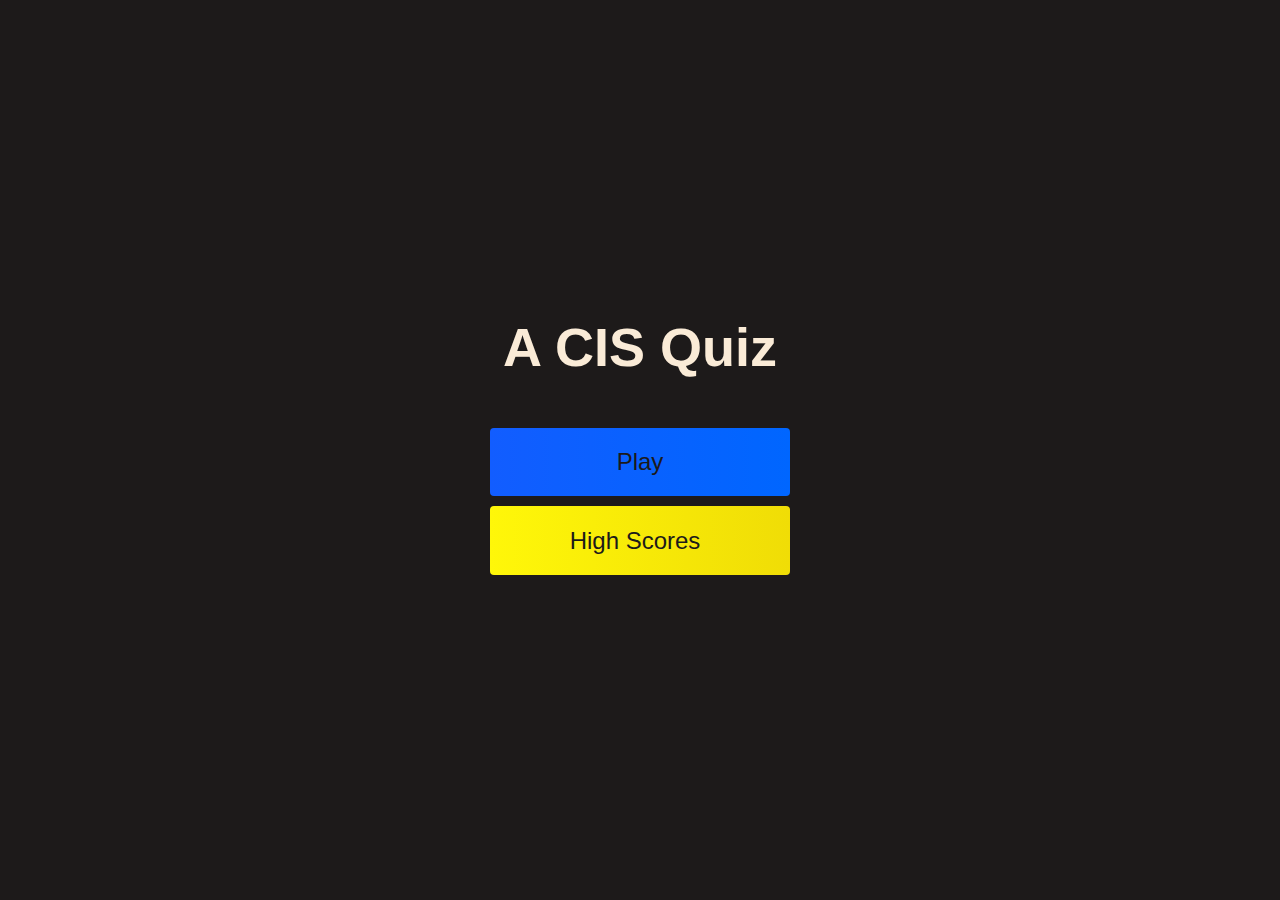
<file: QuizApp/index.html>
<!DOCTYPE html>
<html lang="en">
<head>
    <meta charset="UTF-8">
    <meta name="viewport" content="width=device-width, initial-scale=1.0">
    <title>Home</title>
    <link rel="stylesheet" href="style.css">
    <link rel="stylesheet" href="https://use.fontawesome.com/releases/v5.13.1/css/all.css" integrity="sha384-xxzQGERXS00kBmZW/6qxqJPyxW3UR0BPsL4c8ILaIWXva5kFi7TxkIIaMiKtqV1Q" crossorigin="anonymous">
</head>
<body>
    <div class="container">
        <div id="home" class="flex-column flex-center">
            <h1>A CIS Quiz</h1>
            <a href="/game.html" class="btn">Play</a>
            <a href="/highscores.html" id="highscore-btn" class="btn">High Scores <i class="fas fa-crown"></i> </a>
        </div>
    </div>
</body>
</html>
</file>
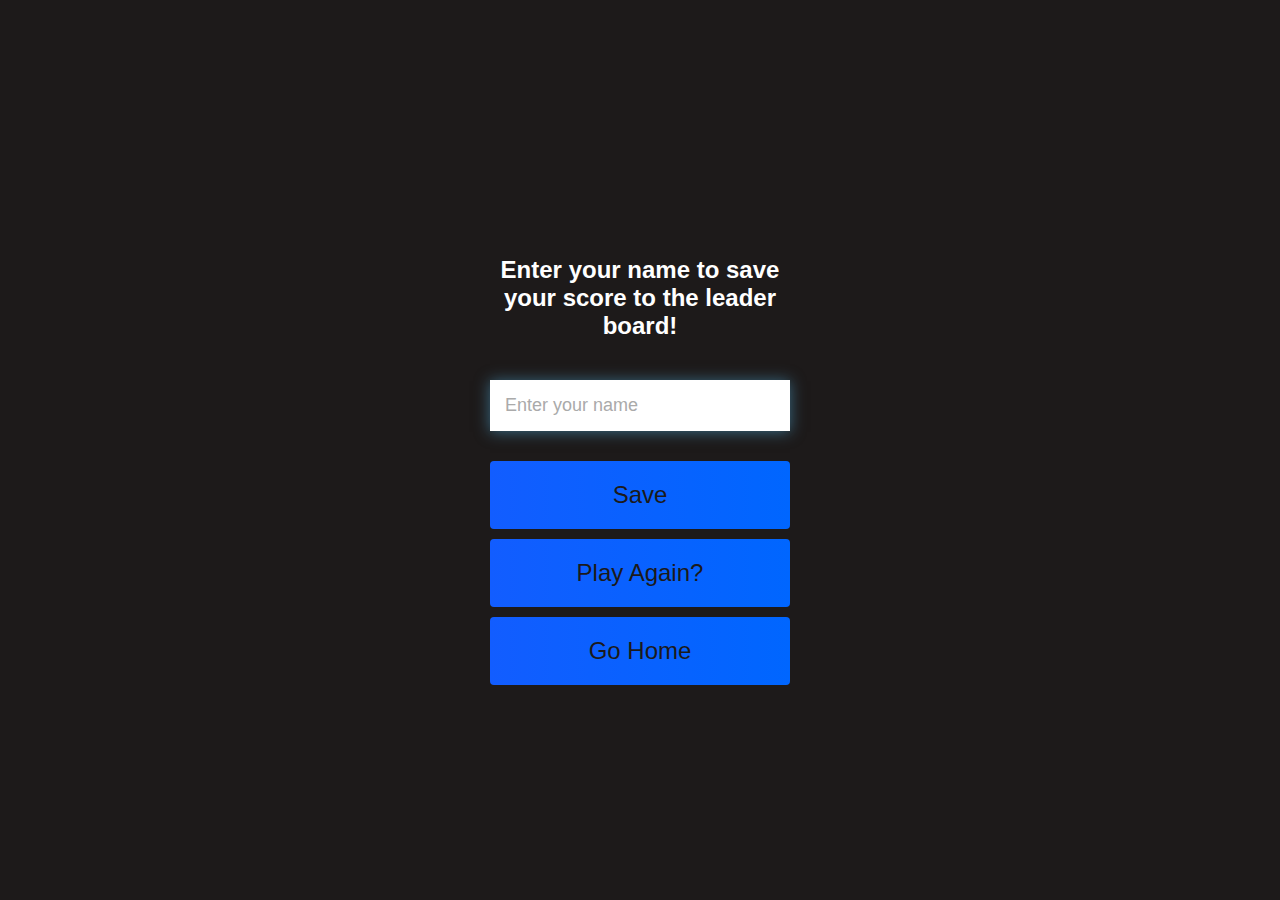
<file: QuizApp/end.html>
<!DOCTYPE html>
<html lang="en">
<head>
    <meta charset="UTF-8">
    <meta name="viewport" content="width=device-width, initial-scale=1.0">
    <title>Quiz End</title>
    <link rel="stylesheet" href="style.css">
</head>
<body>
    <div class="container">
        <div id="end" class="flex-center flex-column">
            <h1 id="finalScore">0</h1>
            <form class="end-form-container">
                <h2 id="end-text">Enter your name to save your score to the leader board!</h2>
                <input type="text" name="name" id="username" placeholder="Enter your name">
                <button class="btn" id="saveScoreBtn" type="submit" onclick="saveHighScore(event)" disabled>Save</button>
            </form>
            <a href="/game.html" class="btn">Play Again?</a>
            <a href="/" class="btn">Go Home</a>
        </div>
    </div>
    <script src="end.js"></script>
</body>
</html>
</file>
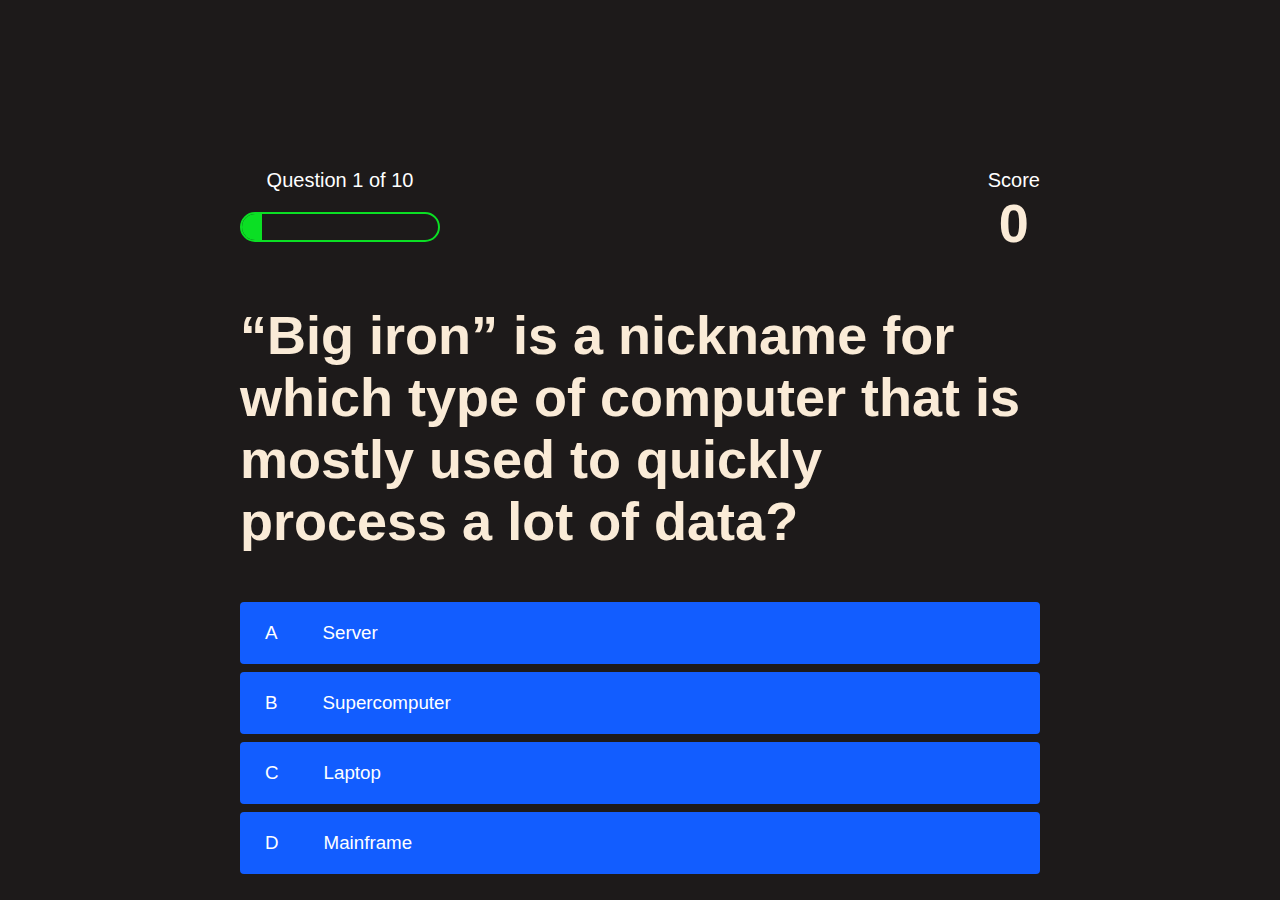
<file: QuizApp/game.html>
<!DOCTYPE html>
<html lang="en">
<head>
    <meta charset="UTF-8">
    <meta name="viewport" content="width=device-width, initial-scale=1.0">
    <title>Quiz</title>
    <link rel="stylesheet" href="style.css">
    <link rel="stylesheet" href="game.css">
</head>
<body>
    <div class="container">
        <div id="game" class="justify-center flex-column">
            <div id="hud">
                <div class="progress">
                    <p id="progressText" class="hud-prefix">
                        Question
                    </p>
                    <div id="progressBar">
                        <div id="progressBarFull">

                        </div>
                    </div>
                </div>
                <div class="hud-item">
                    <p class="hud-prefix">
                        Score
                    </p>
                    <h1 class="hud-main-text" id="score">
                        0
                    </h1>
                </div>
            </div>
            <h1 id="question">
                In the last year more than 250 billion PDFs were opened using products from what highly successful creative software company?
            </h1>
            <div class="choice-container">
                <p class="choice-prefix">A</p>
                <p class="choice-text" data-number="1">1</p>
            </div>
            <div class="choice-container">
                <p class="choice-prefix">B</p>
                <p class="choice-text" data-number="2">2</p>
            </div>
            <div class="choice-container">
                <p class="choice-prefix">C</p>
                <p class="choice-text" data-number="3">3</p>
            </div>
            <div class="choice-container">
                <p class="choice-prefix">D</p>
                <p class="choice-text" data-number="4">4</p>
            </div>
            
            
        </div>
    </div>
    <script src="game.js"></script>
</body>
</html>
</file>
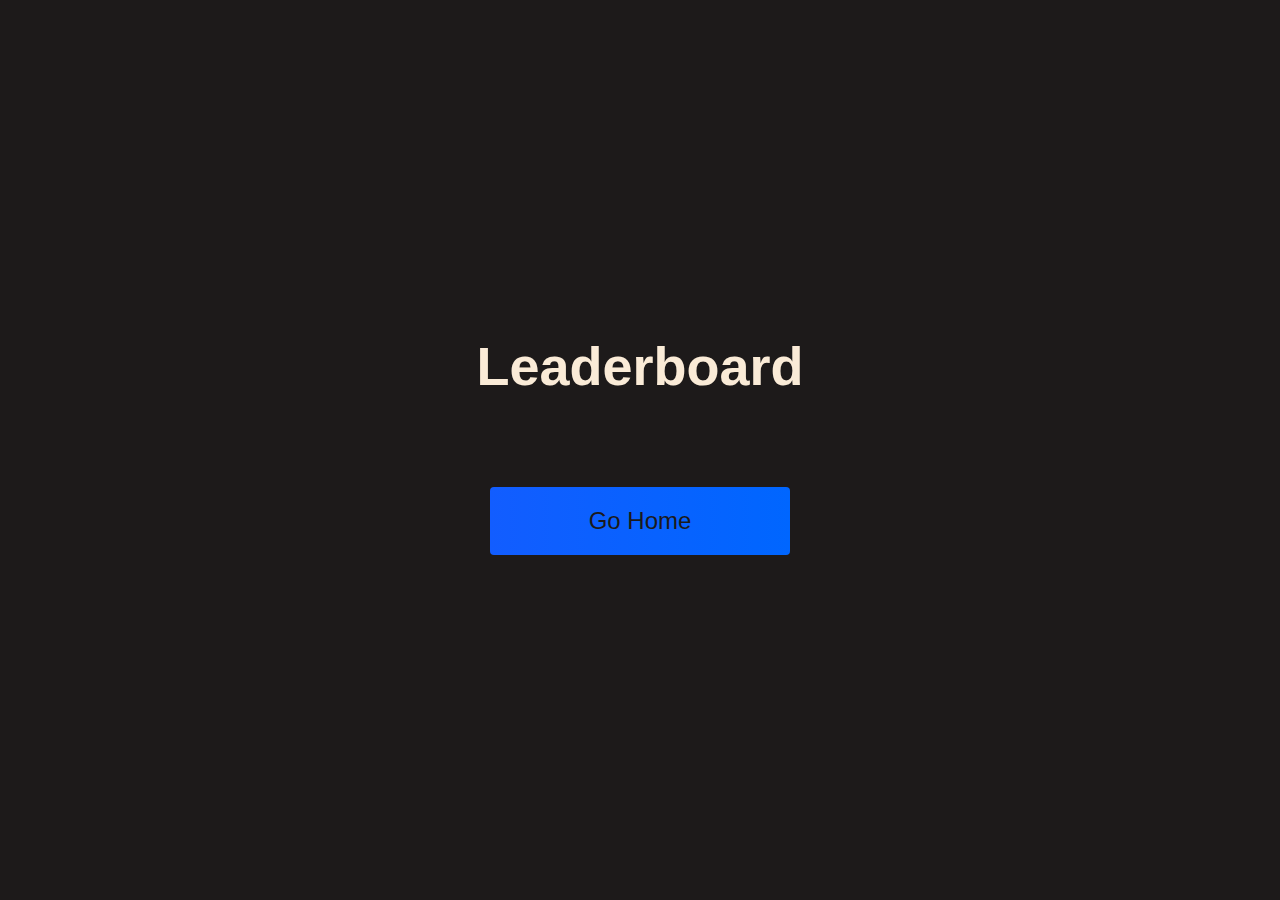
<file: QuizApp/highscores.html>
<!DOCTYPE html>
<html lang="en">
<head>
    <meta charset="UTF-8">
    <meta name="viewport" content="width=device-width, initial-scale=1.0">
    <title>High Scores</title>
    <link rel="stylesheet" href="style.css">
    <link rel="stylesheet" href="highscores.css">
</head>
<body>
    <div class="container">
        <div id="highScores" class="flex-center flex-column">
            <h1 id="finalScore">Leaderboard</h1>
            <ul id="highScoresList"></ul>
            <a href="/" class="btn">Go Home</a>
        </div>
    </div>
    <script src="highscores.js"></script>
</body>
</html>
</file>
<file: QuizApp/style.css>
:root {
    background-color: rgb(29, 26, 26);
}

*{
    box-sizing: border-box;
    margin: 0;
    padding: 0;
    font-size: 62.5%;
    font-family: 'Gill Sans', 'Gill Sans MT', Calibri, 'Trebuchet MS', sans-serif;
}

h1 {
    font-size: 5.4rem;
    color: antiquewhite;
    margin-bottom: 5rem;
}

h2 {
    font-size: 4.2rem;
    margin-bottom: 4rem;
}

.container {
    width: 100vw;
    height: 100vh;
    display: flex;
    justify-content: center;
    align-items: center;
    max-width: 80rem;
    margin: 0 auto;
    padding: 2rem;
}

.flex-column {
    display: flex;
    flex-direction: column;
}

.flex-center {
    justify-content: center;
    align-items: center;
}

.justify-center {
    justify-content: center;
}

.text-center {
    text-align: center;
}

.hidden {
    display: none;
}

.btn {
    font-size: 2.4rem;
    padding: 2rem 0;
    width: 30rem;
    text-align: center;
    margin-bottom: 1rem;
    text-decoration: none;
    color: rgb(28, 26, 26);
    background: linear-gradient(90deg, rgb(18, 93, 255) 0%, rgb(0, 102, 255) 100%);
    border-radius: 4px;
}

.btn:hover {
    cursor: pointer;
    box-shadow: 0 0.4rem 1.4rem 0 rgba(8, 114, 244, 0.6);
    transition: transform 150ms;
    transform: scale(1.03);
}

.button[disabled]:hover {
    cursor: not-allowed;
    box-shadow: none;
    transform: none;
}

#highscore-btn {
    background: linear-gradient(90deg, rgb(255, 247, 9) 0%, rgb(240, 221, 6) 100%);
}

#highscore-btn:hover {
    box-shadow: 0 0.4rem 1.4rem 0 rgba(255, 255, 0, 0.5);
}

.fa-crown {
    font-size: 2.5rem;
    margin-left: 1rem;
}


.end-form-container {
    width: 100%;
    display: flex;
    flex-direction: column;
    align-items: center;
    max-width: 30rem;
}

input {
    margin-bottom: 1rem;
    width: 20rem;
    padding: 1.5rem;
    font-size: 1.8rem;
    border: none;
    box-shadow: 0 0.1rem 1.4rem 0 rgba(86, 185, 235, 0.5);
}

input::placeholder {
    color: #aaa;
}

#username {
    margin-bottom: 3rem;
    width: 100%;
    outline: none;
}

#end-text {
    font-size: 2.4rem;
    color: #fff;
    text-align: center;
}

#saveScoreBtn {
    border: none;
}
</file>
<file: QuizApp/game.css>
body {
    color: #fff;

}

.choice-container {
    display: flex;
    margin-bottom: 0.8rem;
    width: 100%;
    border-radius: 4px;
    background: rgb(18, 93, 255);
    font-size: 3rem;
    min-width: 80rem;
}

.choice-container:hover {
    cursor: pointer;
    box-shadow: 0 0.4rem 1.4rem 0 rgba(6, 103, 247, 0.5);
    transform: scale(1.02);
    transform: transform 100ms;
}

.choice-prefix {
    padding: 2rem 2.5rem;
    color: white;
}

.choice-text {
    padding: 2rem;
    width: 100%;
}

.correct {
    background: linear-gradient(32deg, rgba(11, 223, 36) 0%, rgb(41, 232, 111) 100%);
}

.incorrect {
    background: linear-gradient(32deg, rgba(230, 29, 29, 1) 0%, rgb(224, 11, 11, 1) 100%);
}

#hud {
    display: flex;
    justify-content: space-between;
}

.hud-prefix {
    text-align: center;
    font-size: 2rem;
    margin-top: 15rem;
}

.hud-main-text {  
    text-align: center;
}

#progressBar {
    width: 20rem;
    height: 3rem;
    border: 0.2rem solid rgb(11, 223, 36);
    margin-top: 2rem;
    border-radius: 50px;
    overflow: hidden;
}

#progressBarFull {
    height: 100%;
    background: rgb(11, 223, 36);
    width: 0%;
}

@media screen and (max-width: 768px) {
    .choice-container {
        min-width: 40rem;
    }
}
</file>
<file: QuizApp/highscores.css>
body {
    color: #fff;
}

#highScoresList {
    list-style: none;
    margin-bottom: 4rem;
}

.high-score {
    font-size: 2.8rem;
    margin-bottom: 0.5rem;
}
</file>
